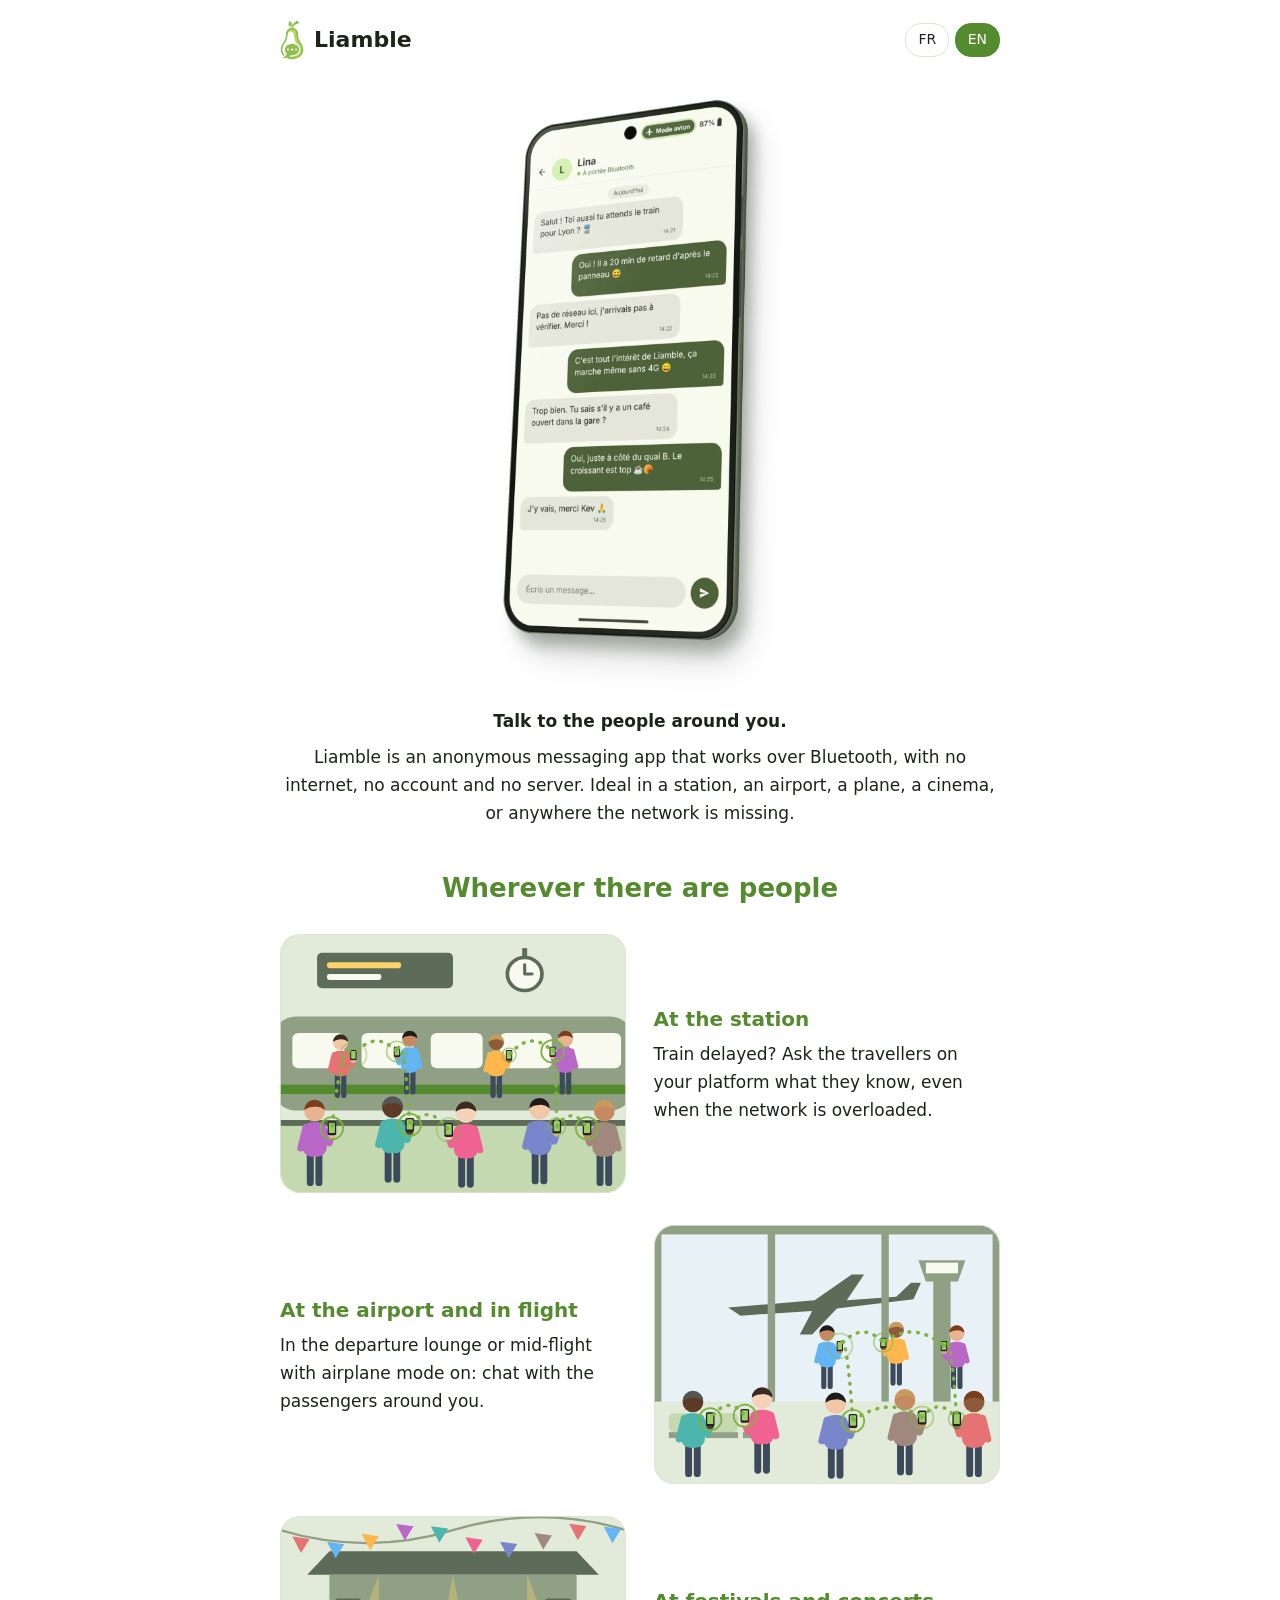
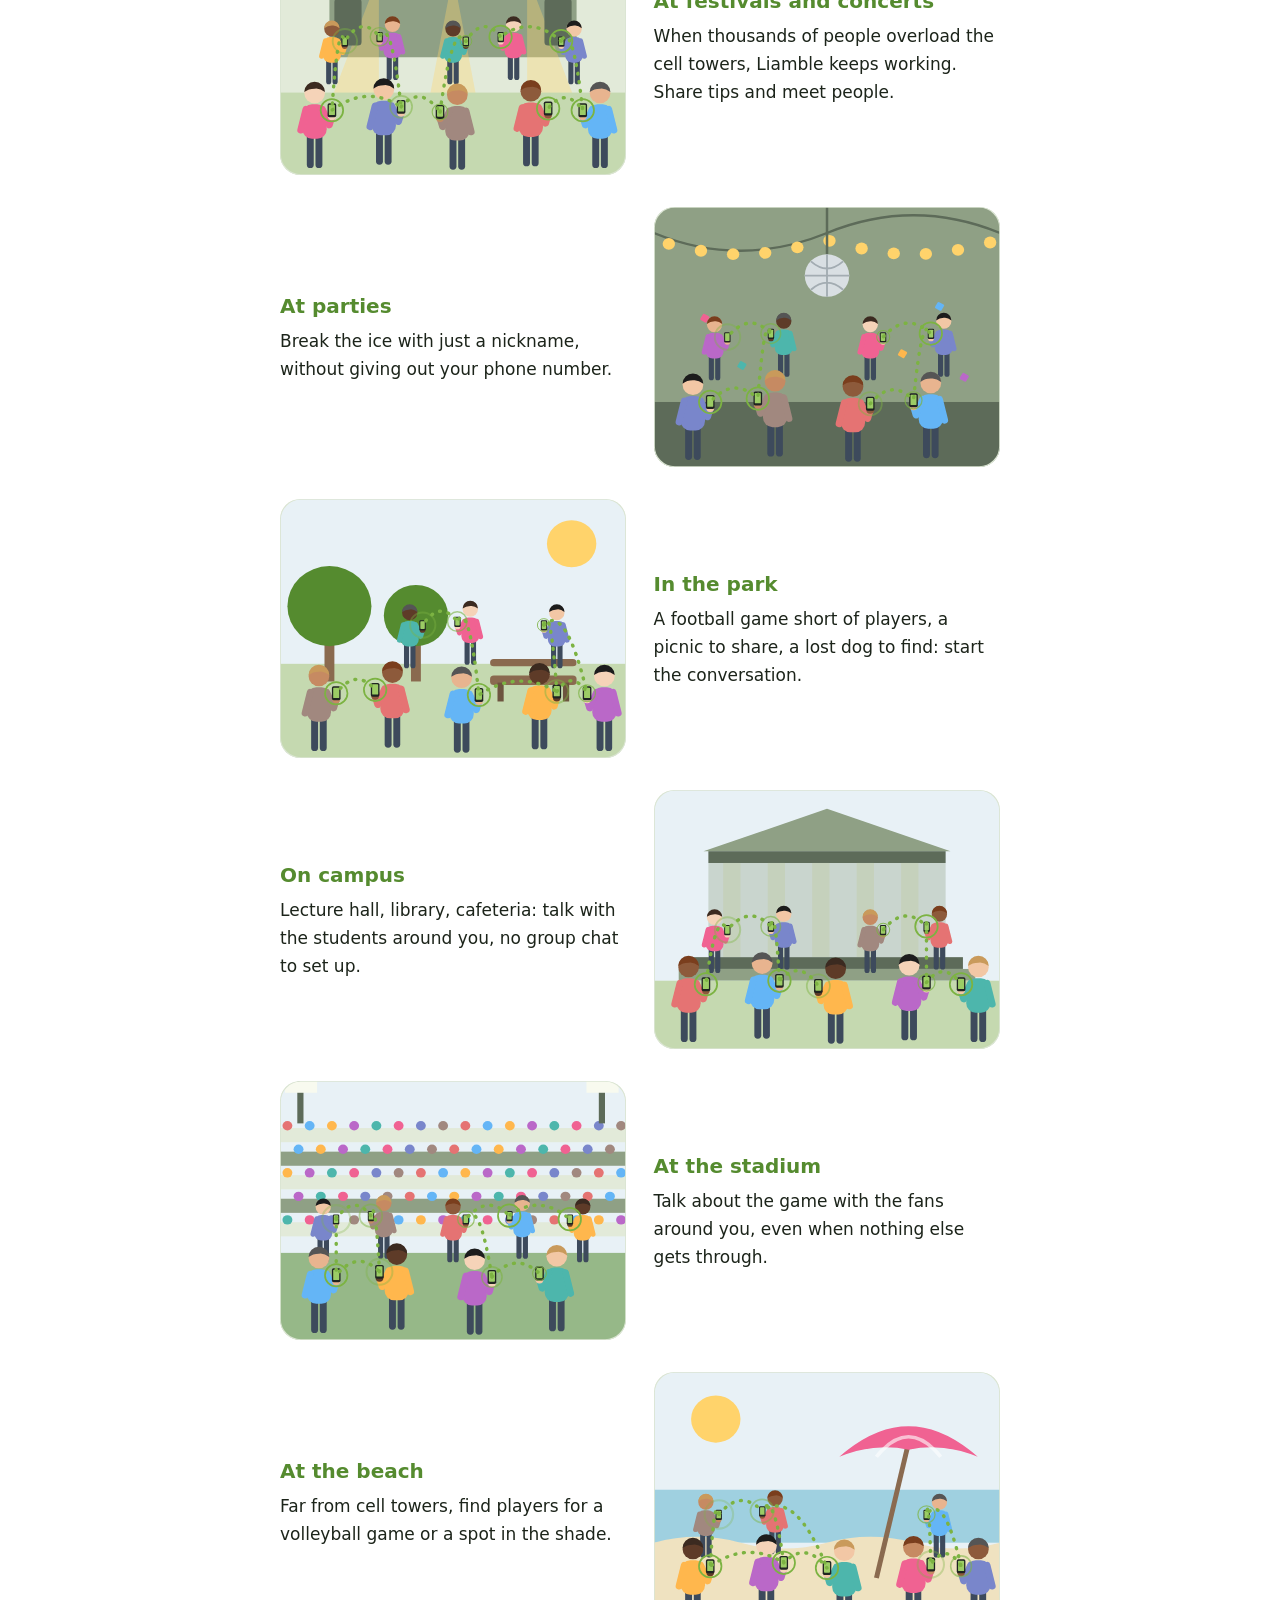
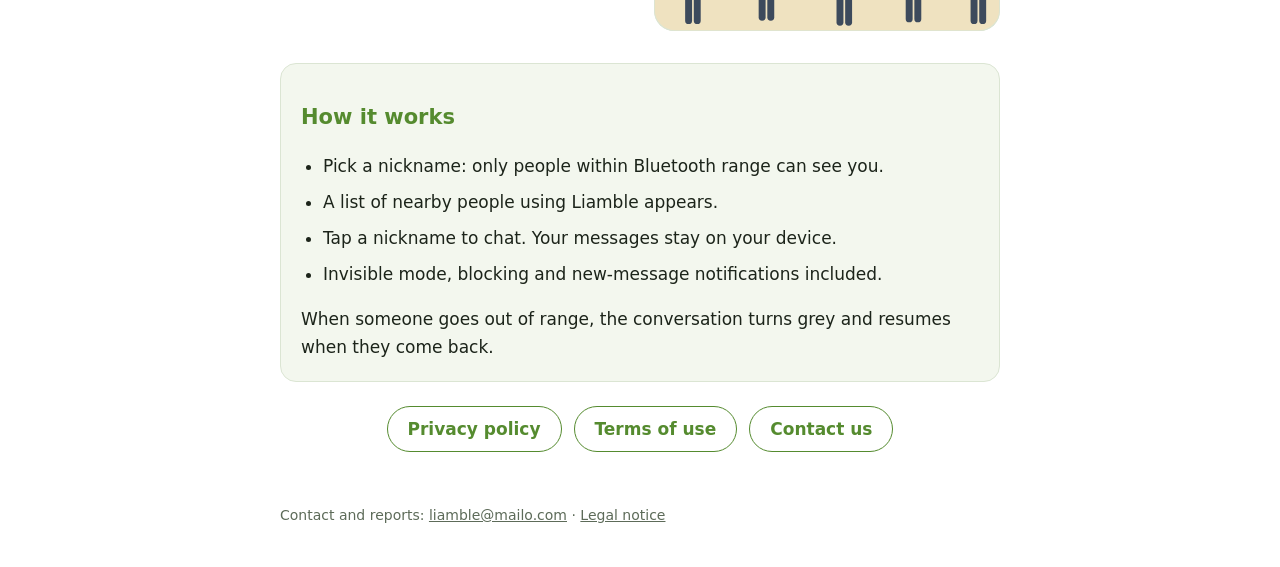
<file: index.html>
<!doctype html>
<html lang="fr">
<head>
<meta charset="utf-8">
<meta name="viewport" content="width=device-width, initial-scale=1">
<title>Liamble</title>
<meta name="description" content="Liamble : messagerie anonyme par Bluetooth, sans internet ni serveur. / Anonymous Bluetooth messaging, no internet, no server.">
<link rel="icon" href="logo.png">
<link rel="stylesheet" href="style.css">
</head>
<body data-lang="fr">
<header>
  <a class="marque" href="index.html"><img src="logo.png" alt=""> Liamble</a>
  <nav class="langs">
    <button data-l="fr" aria-pressed="true">FR</button>
    <button data-l="en" aria-pressed="false">EN</button>
  </nav>
</header>
<main>
  <section class="accueil">
    <img class="hero" src="liamble-hero.webp" alt="Liamble : une conversation Bluetooth en mode avion">

    <div lang="fr">
      <p><strong>Parle à ceux qui sont autour de toi.</strong></p>
      <p>Liamble est une messagerie anonyme qui fonctionne par Bluetooth, sans internet, sans compte et sans serveur. Idéale dans une gare, un aéroport, un avion, un cinéma ou partout où le réseau manque.</p>
    </div>
    <div lang="en">
      <p><strong>Talk to the people around you.</strong></p>
      <p>Liamble is an anonymous messaging app that works over Bluetooth, with no internet, no account and no server. Ideal in a station, an airport, a plane, a cinema, or anywhere the network is missing.</p>
    </div>
  </section>

  <section class="lieux">
    <h2 lang="fr">Partout où il y a du monde</h2>
    <h2 lang="en">Wherever there are people</h2>
    <div class="lieu">
      <img src="lieux/gare.svg" alt="" loading="lazy" width="400" height="300">
      <div>
        <h3 lang="fr">En gare</h3><p lang="fr">Ton train a du retard ? Demande aux voyageurs du quai ce qu'ils savent, même quand le réseau sature.</p>
        <h3 lang="en">At the station</h3><p lang="en">Train delayed? Ask the travellers on your platform what they know, even when the network is overloaded.</p>
      </div>
    </div>
    <div class="lieu">
      <img src="lieux/aeroport.svg" alt="" loading="lazy" width="400" height="300">
      <div>
        <h3 lang="fr">À l'aéroport et en vol</h3><p lang="fr">En salle d'embarquement ou en plein vol, mode avion activé : discute avec les passagers autour de toi.</p>
        <h3 lang="en">At the airport and in flight</h3><p lang="en">In the departure lounge or mid-flight with airplane mode on: chat with the passengers around you.</p>
      </div>
    </div>
    <div class="lieu">
      <img src="lieux/festival.svg" alt="" loading="lazy" width="400" height="300">
      <div>
        <h3 lang="fr">En festival et en concert</h3><p lang="fr">Quand des milliers de personnes saturent les antennes, Liamble continue de fonctionner. Partage les bons plans et retrouve du monde.</p>
        <h3 lang="en">At festivals and concerts</h3><p lang="en">When thousands of people overload the cell towers, Liamble keeps working. Share tips and meet people.</p>
      </div>
    </div>
    <div class="lieu">
      <img src="lieux/soiree.svg" alt="" loading="lazy" width="400" height="300">
      <div>
        <h3 lang="fr">En soirée</h3><p lang="fr">Brise la glace avec un simple pseudo, sans avoir à donner ton numéro.</p>
        <h3 lang="en">At parties</h3><p lang="en">Break the ice with just a nickname, without giving out your phone number.</p>
      </div>
    </div>
    <div class="lieu">
      <img src="lieux/parc.svg" alt="" loading="lazy" width="400" height="300">
      <div>
        <h3 lang="fr">Au parc</h3><p lang="fr">Une partie de foot à compléter, un pique-nique à partager, un chien à retrouver : lance la conversation.</p>
        <h3 lang="en">In the park</h3><p lang="en">A football game short of players, a picnic to share, a lost dog to find: start the conversation.</p>
      </div>
    </div>
    <div class="lieu">
      <img src="lieux/campus.svg" alt="" loading="lazy" width="400" height="300">
      <div>
        <h3 lang="fr">Sur le campus</h3><p lang="fr">Amphi, bibliothèque, cafétéria : échange avec les étudiants autour de toi, sans groupe à créer.</p>
        <h3 lang="en">On campus</h3><p lang="en">Lecture hall, library, cafeteria: talk with the students around you, no group chat to set up.</p>
      </div>
    </div>
    <div class="lieu">
      <img src="lieux/stade.svg" alt="" loading="lazy" width="400" height="300">
      <div>
        <h3 lang="fr">Au stade</h3><p lang="fr">Commente le match avec tes voisins de tribune, même quand plus rien ne passe.</p>
        <h3 lang="en">At the stadium</h3><p lang="en">Talk about the game with the fans around you, even when nothing else gets through.</p>
      </div>
    </div>
    <div class="lieu">
      <img src="lieux/plage.svg" alt="" loading="lazy" width="400" height="300">
      <div>
        <h3 lang="fr">À la plage</h3><p lang="fr">Loin des antennes, trouve des joueurs pour un volley ou un coin d'ombre sous un parasol.</p>
        <h3 lang="en">At the beach</h3><p lang="en">Far from cell towers, find players for a volleyball game or a spot in the shade.</p>
      </div>
    </div>
  </section>

  <div class="carte">
    <div lang="fr">
      <h2>Comment ça marche</h2>
      <ul>
        <li>Choisis un pseudo : seules les personnes à portée de Bluetooth peuvent te voir.</li>
        <li>Une liste des personnes à proximité qui utilisent Liamble s'affiche.</li>
        <li>Touche un pseudo pour discuter. Tes messages restent sur ton appareil.</li>
        <li>Mode invisible, blocage et notifications de nouveaux messages inclus.</li>
      </ul>
      <p>Quand une personne s'éloigne hors de portée, la conversation se grise et reprend dès qu'elle revient.</p>
    </div>
    <div lang="en">
      <h2>How it works</h2>
      <ul>
        <li>Pick a nickname: only people within Bluetooth range can see you.</li>
        <li>A list of nearby people using Liamble appears.</li>
        <li>Tap a nickname to chat. Your messages stay on your device.</li>
        <li>Invisible mode, blocking and new-message notifications included.</li>
      </ul>
      <p>When someone goes out of range, the conversation turns grey and resumes when they come back.</p>
    </div>
  </div>

  <nav class="liens">
    <a href="privacy.html"><span lang="fr">Politique de confidentialité</span><span lang="en">Privacy policy</span></a>
    <a href="terms.html"><span lang="fr">Conditions d'utilisation</span><span lang="en">Terms of use</span></a>
    <a href="mailto:liamble@mailo.com"><span lang="fr">Nous contacter</span><span lang="en">Contact us</span></a>
  </nav>
</main>
<footer>
  <span lang="fr">Contact et signalements : </span><span lang="en">Contact and reports: </span><a href="mailto:liamble@mailo.com">liamble@mailo.com</a> ·
  <a href="mentions-legales.html"><span lang="fr">Mentions légales</span><span lang="en">Legal notice</span></a>
</footer>
<script src="lang.js"></script>
</body>
</html>
</file>
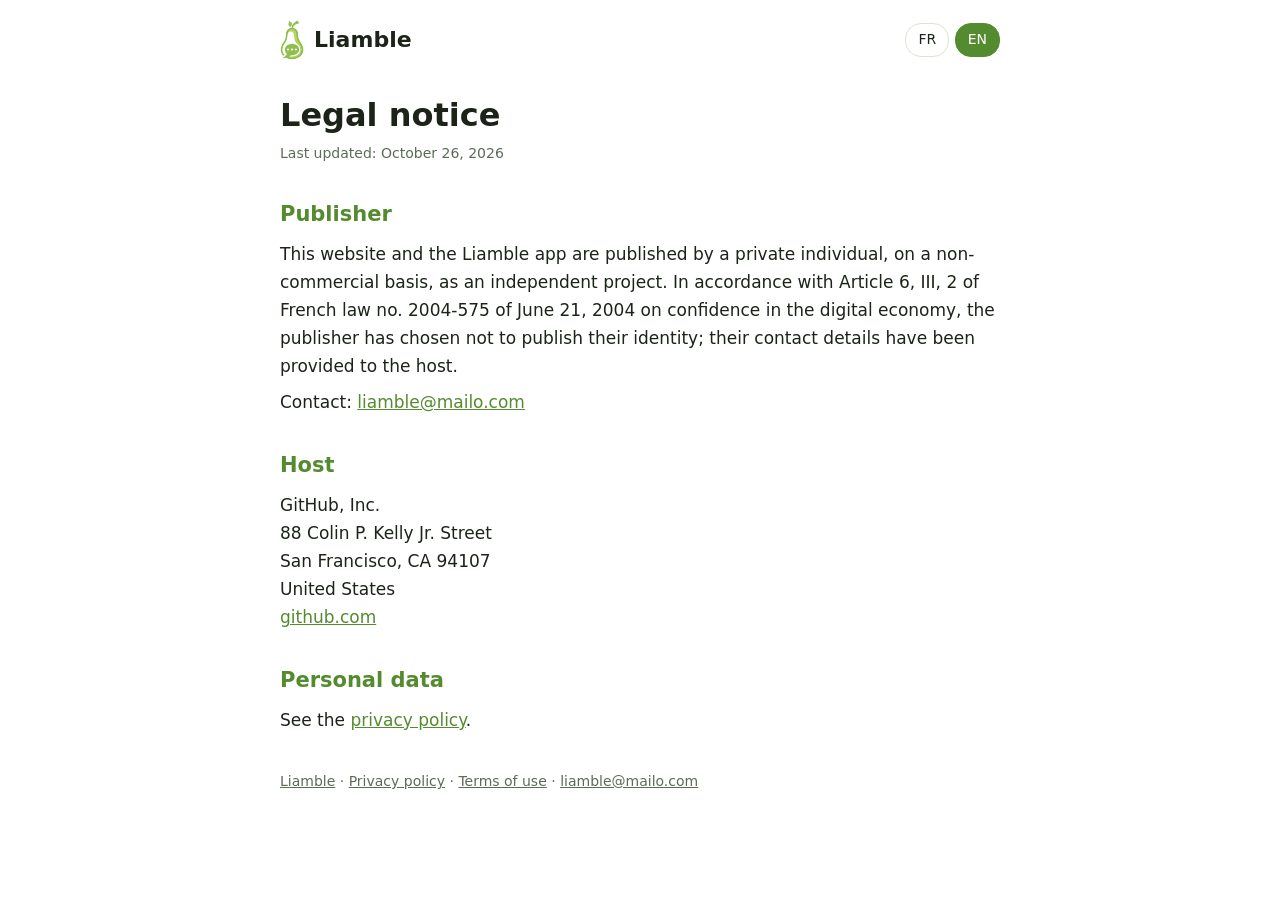
<file: mentions-legales.html>
<!doctype html>
<html lang="fr">
<head>
<meta charset="utf-8">
<meta name="viewport" content="width=device-width, initial-scale=1">
<title>Liamble - Mentions légales / Legal notice</title>
<link rel="icon" href="logo.png">
<link rel="stylesheet" href="style.css">
</head>
<body data-lang="fr">
<header>
  <a class="marque" href="index.html"><img src="logo.png" alt=""> Liamble</a>
  <nav class="langs">
    <button data-l="fr" aria-pressed="true">FR</button>
    <button data-l="en" aria-pressed="false">EN</button>
  </nav>
</header>
<main>

<div lang="fr">
  <h1>Mentions légales</h1>
  <p class="maj">Dernière mise à jour : 26 octobre 2026</p>

  <h2>Éditeur</h2>
  <p>Ce site et l'application Liamble sont édités par un particulier, à titre non professionnel, dans le cadre d'un projet indépendant. Conformément à l'article 6, III, 2 de la loi n° 2004-575 du 21 juin 2004 pour la confiance dans l'économie numérique, l'éditeur a choisi de ne pas publier son identité ; ses coordonnées ont été communiquées à l'hébergeur.</p>
  <p>Contact : <a href="mailto:liamble@mailo.com">liamble@mailo.com</a></p>

  <h2>Hébergeur</h2>
  <p>GitHub, Inc.<br>88 Colin P. Kelly Jr. Street<br>San Francisco, CA 94107<br>États-Unis<br><a href="https://github.com">github.com</a></p>

  <h2>Données personnelles</h2>
  <p>Voir la <a href="privacy.html">politique de confidentialité</a>.</p>
</div>

<div lang="en">
  <h1>Legal notice</h1>
  <p class="maj">Last updated: October 26, 2026</p>

  <h2>Publisher</h2>
  <p>This website and the Liamble app are published by a private individual, on a non-commercial basis, as an independent project. In accordance with Article 6, III, 2 of French law no. 2004-575 of June 21, 2004 on confidence in the digital economy, the publisher has chosen not to publish their identity; their contact details have been provided to the host.</p>
  <p>Contact: <a href="mailto:liamble@mailo.com">liamble@mailo.com</a></p>

  <h2>Host</h2>
  <p>GitHub, Inc.<br>88 Colin P. Kelly Jr. Street<br>San Francisco, CA 94107<br>United States<br><a href="https://github.com">github.com</a></p>

  <h2>Personal data</h2>
  <p>See the <a href="privacy.html">privacy policy</a>.</p>
</div>

</main>
<footer>
  <a href="index.html">Liamble</a> ·
  <a href="privacy.html"><span lang="fr">Politique de confidentialité</span><span lang="en">Privacy policy</span></a> ·
  <a href="terms.html"><span lang="fr">Conditions d'utilisation</span><span lang="en">Terms of use</span></a> ·
  <a href="mailto:liamble@mailo.com">liamble@mailo.com</a>
</footer>
<script src="lang.js"></script>
</body>
</html>
</file>
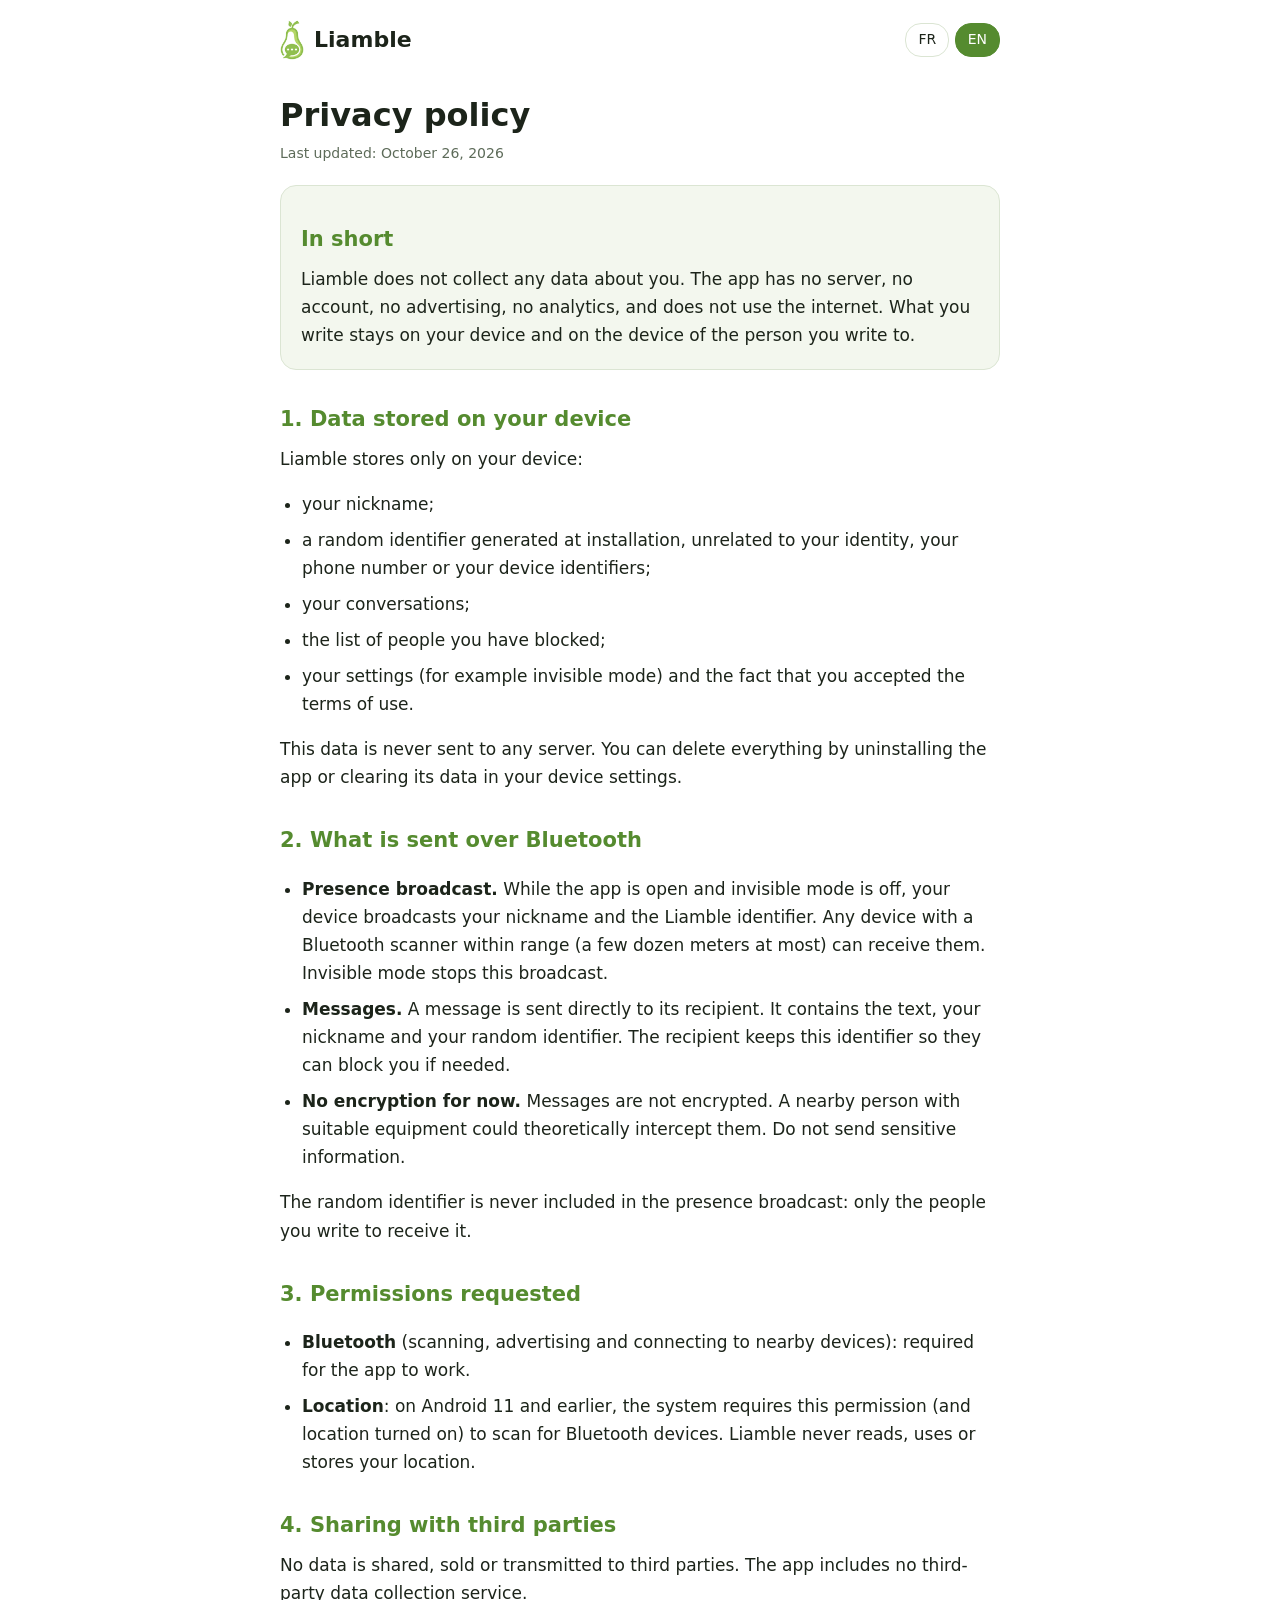
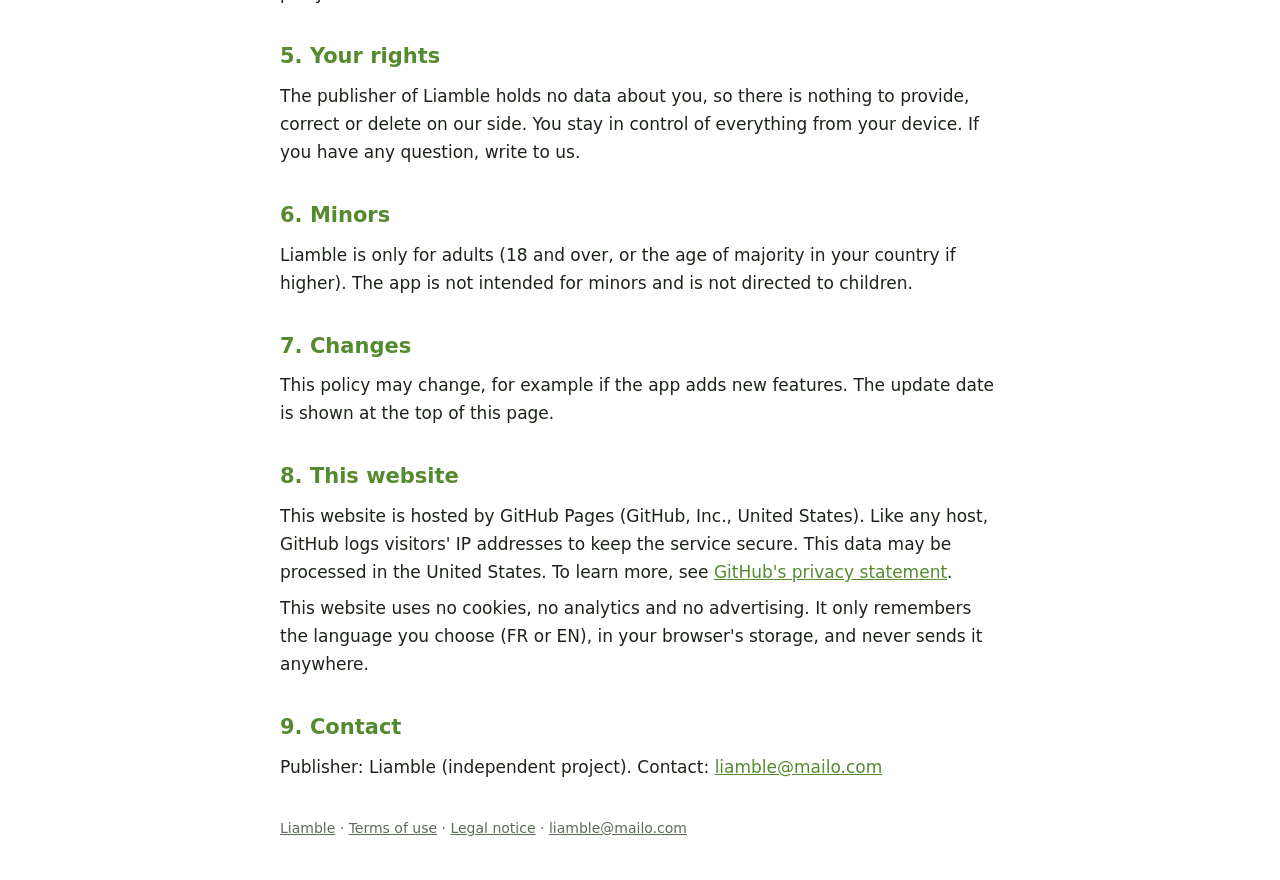
<file: privacy.html>
<!doctype html>
<html lang="fr">
<head>
<meta charset="utf-8">
<meta name="viewport" content="width=device-width, initial-scale=1">
<title>Liamble - Politique de confidentialité / Privacy policy</title>
<link rel="icon" href="logo.png">
<link rel="stylesheet" href="style.css">
</head>
<body data-lang="fr">
<header>
  <a class="marque" href="index.html"><img src="logo.png" alt=""> Liamble</a>
  <nav class="langs">
    <button data-l="fr" aria-pressed="true">FR</button>
    <button data-l="en" aria-pressed="false">EN</button>
  </nav>
</header>
<main>

<div lang="fr">
  <h1>Politique de confidentialité</h1>
  <p class="maj">Dernière mise à jour : 26 octobre 2026</p>

  <div class="carte">
    <h2>En bref</h2>
    <p>Liamble ne collecte aucune donnée te concernant. L'application n'a ni serveur, ni compte, ni publicité, ni outil de mesure d'audience, et n'utilise pas internet. Tout ce que tu écris reste sur ton appareil et sur celui de la personne à qui tu écris.</p>
  </div>

  <h2>1. Données enregistrées sur ton appareil</h2>
  <p>Liamble enregistre uniquement sur ton appareil :</p>
  <ul>
    <li>ton pseudo ;</li>
    <li>un identifiant aléatoire généré à l'installation, sans lien avec ton identité, ton numéro de téléphone ou les identifiants de ton appareil ;</li>
    <li>tes conversations ;</li>
    <li>la liste des personnes que tu as bloquées ;</li>
    <li>tes réglages (par exemple le mode invisible) et le fait que tu as accepté les conditions d'utilisation.</li>
  </ul>
  <p>Ces données ne sont envoyées à aucun serveur. Tu peux tout supprimer en désinstallant l'application ou en effaçant ses données dans les réglages de ton appareil.</p>

  <h2>2. Ce qui est transmis par Bluetooth</h2>
  <ul>
    <li><strong>Annonce de présence.</strong> Quand l'application est ouverte et que le mode invisible est désactivé, ton appareil diffuse ton pseudo et l'identifiant propre à Liamble. Tout appareil équipé d'un scanner Bluetooth se trouvant à portée (quelques dizaines de mètres au plus) peut les recevoir. Le mode invisible arrête cette diffusion.</li>
    <li><strong>Messages.</strong> Un message est envoyé directement à son destinataire. Il contient le texte, ton pseudo et ton identifiant aléatoire. Le destinataire conserve cet identifiant pour pouvoir te bloquer si besoin.</li>
    <li><strong>Pas de chiffrement pour l'instant.</strong> Les messages ne sont pas chiffrés. Une personne proche disposant d'un équipement adapté pourrait théoriquement les intercepter. N'envoie pas d'informations sensibles.</li>
  </ul>
  <p>L'identifiant aléatoire n'est jamais diffusé dans l'annonce de présence : seules les personnes à qui tu écris le reçoivent.</p>

  <h2>3. Autorisations demandées</h2>
  <ul>
    <li><strong>Bluetooth</strong> (recherche, annonce et connexion d'appareils proches) : indispensable au fonctionnement.</li>
    <li><strong>Localisation</strong> : sur Android 11 et versions antérieures, le système exige cette autorisation (et l'activation de la localisation) pour rechercher des appareils Bluetooth. Liamble ne lit, n'utilise et n'enregistre jamais ta position.</li>
  </ul>

  <h2>4. Partage avec des tiers</h2>
  <p>Aucune donnée n'est partagée, vendue ou transmise à des tiers. L'application n'intègre aucun service tiers de collecte de données.</p>

  <h2>5. Tes droits</h2>
  <p>L'éditeur de Liamble ne détient aucune donnée te concernant : il n'a donc rien à te communiquer, rectifier ou supprimer. Tu gardes la maîtrise de tout depuis ton appareil. Pour toute question, écris-nous.</p>

  <h2>6. Mineurs</h2>
  <p>Liamble est réservée aux personnes majeures (18 ans et plus, ou l'âge de la majorité dans ton pays s'il est plus élevé). L'application n'est pas destinée aux mineurs et ne s'adresse pas aux enfants.</p>

  <h2>7. Modifications</h2>
  <p>Cette politique peut évoluer, par exemple si l'application ajoute de nouvelles fonctions. La date de mise à jour est indiquée en haut de cette page.</p>

  <h2>8. Ce site web</h2>
  <p>Ce site est hébergé par GitHub Pages (GitHub, Inc., États-Unis). Comme tout hébergeur, GitHub enregistre l'adresse IP des visiteurs pour assurer la sécurité du service. Ces données peuvent être traitées aux États-Unis. Pour en savoir plus, consulte la <a href="https://docs.github.com/fr/site-policy/privacy-policies/github-general-privacy-statement">déclaration de confidentialité de GitHub</a>.</p>
  <p>Le site n'utilise ni cookie, ni outil de mesure d'audience, ni publicité. Il retient seulement la langue que tu choisis (FR ou EN), dans le stockage de ton navigateur, sans jamais l'envoyer nulle part.</p>

  <h2>9. Contact</h2>
  <p>Éditeur : Liamble (projet indépendant). Contact : <a href="mailto:liamble@mailo.com">liamble@mailo.com</a></p>
</div>

<div lang="en">
  <h1>Privacy policy</h1>
  <p class="maj">Last updated: October 26, 2026</p>

  <div class="carte">
    <h2>In short</h2>
    <p>Liamble does not collect any data about you. The app has no server, no account, no advertising, no analytics, and does not use the internet. What you write stays on your device and on the device of the person you write to.</p>
  </div>

  <h2>1. Data stored on your device</h2>
  <p>Liamble stores only on your device:</p>
  <ul>
    <li>your nickname;</li>
    <li>a random identifier generated at installation, unrelated to your identity, your phone number or your device identifiers;</li>
    <li>your conversations;</li>
    <li>the list of people you have blocked;</li>
    <li>your settings (for example invisible mode) and the fact that you accepted the terms of use.</li>
  </ul>
  <p>This data is never sent to any server. You can delete everything by uninstalling the app or clearing its data in your device settings.</p>

  <h2>2. What is sent over Bluetooth</h2>
  <ul>
    <li><strong>Presence broadcast.</strong> While the app is open and invisible mode is off, your device broadcasts your nickname and the Liamble identifier. Any device with a Bluetooth scanner within range (a few dozen meters at most) can receive them. Invisible mode stops this broadcast.</li>
    <li><strong>Messages.</strong> A message is sent directly to its recipient. It contains the text, your nickname and your random identifier. The recipient keeps this identifier so they can block you if needed.</li>
    <li><strong>No encryption for now.</strong> Messages are not encrypted. A nearby person with suitable equipment could theoretically intercept them. Do not send sensitive information.</li>
  </ul>
  <p>The random identifier is never included in the presence broadcast: only the people you write to receive it.</p>

  <h2>3. Permissions requested</h2>
  <ul>
    <li><strong>Bluetooth</strong> (scanning, advertising and connecting to nearby devices): required for the app to work.</li>
    <li><strong>Location</strong>: on Android 11 and earlier, the system requires this permission (and location turned on) to scan for Bluetooth devices. Liamble never reads, uses or stores your location.</li>
  </ul>

  <h2>4. Sharing with third parties</h2>
  <p>No data is shared, sold or transmitted to third parties. The app includes no third-party data collection service.</p>

  <h2>5. Your rights</h2>
  <p>The publisher of Liamble holds no data about you, so there is nothing to provide, correct or delete on our side. You stay in control of everything from your device. If you have any question, write to us.</p>

  <h2>6. Minors</h2>
  <p>Liamble is only for adults (18 and over, or the age of majority in your country if higher). The app is not intended for minors and is not directed to children.</p>

  <h2>7. Changes</h2>
  <p>This policy may change, for example if the app adds new features. The update date is shown at the top of this page.</p>

  <h2>8. This website</h2>
  <p>This website is hosted by GitHub Pages (GitHub, Inc., United States). Like any host, GitHub logs visitors' IP addresses to keep the service secure. This data may be processed in the United States. To learn more, see <a href="https://docs.github.com/en/site-policy/privacy-policies/github-general-privacy-statement">GitHub's privacy statement</a>.</p>
  <p>This website uses no cookies, no analytics and no advertising. It only remembers the language you choose (FR or EN), in your browser's storage, and never sends it anywhere.</p>

  <h2>9. Contact</h2>
  <p>Publisher: Liamble (independent project). Contact: <a href="mailto:liamble@mailo.com">liamble@mailo.com</a></p>
</div>

</main>
<footer>
  <a href="index.html">Liamble</a> ·
  <a href="terms.html"><span lang="fr">Conditions d'utilisation</span><span lang="en">Terms of use</span></a> ·
  <a href="mentions-legales.html"><span lang="fr">Mentions légales</span><span lang="en">Legal notice</span></a> ·
  <a href="mailto:liamble@mailo.com">liamble@mailo.com</a>
</footer>
<script src="lang.js"></script>
</body>
</html>
</file>
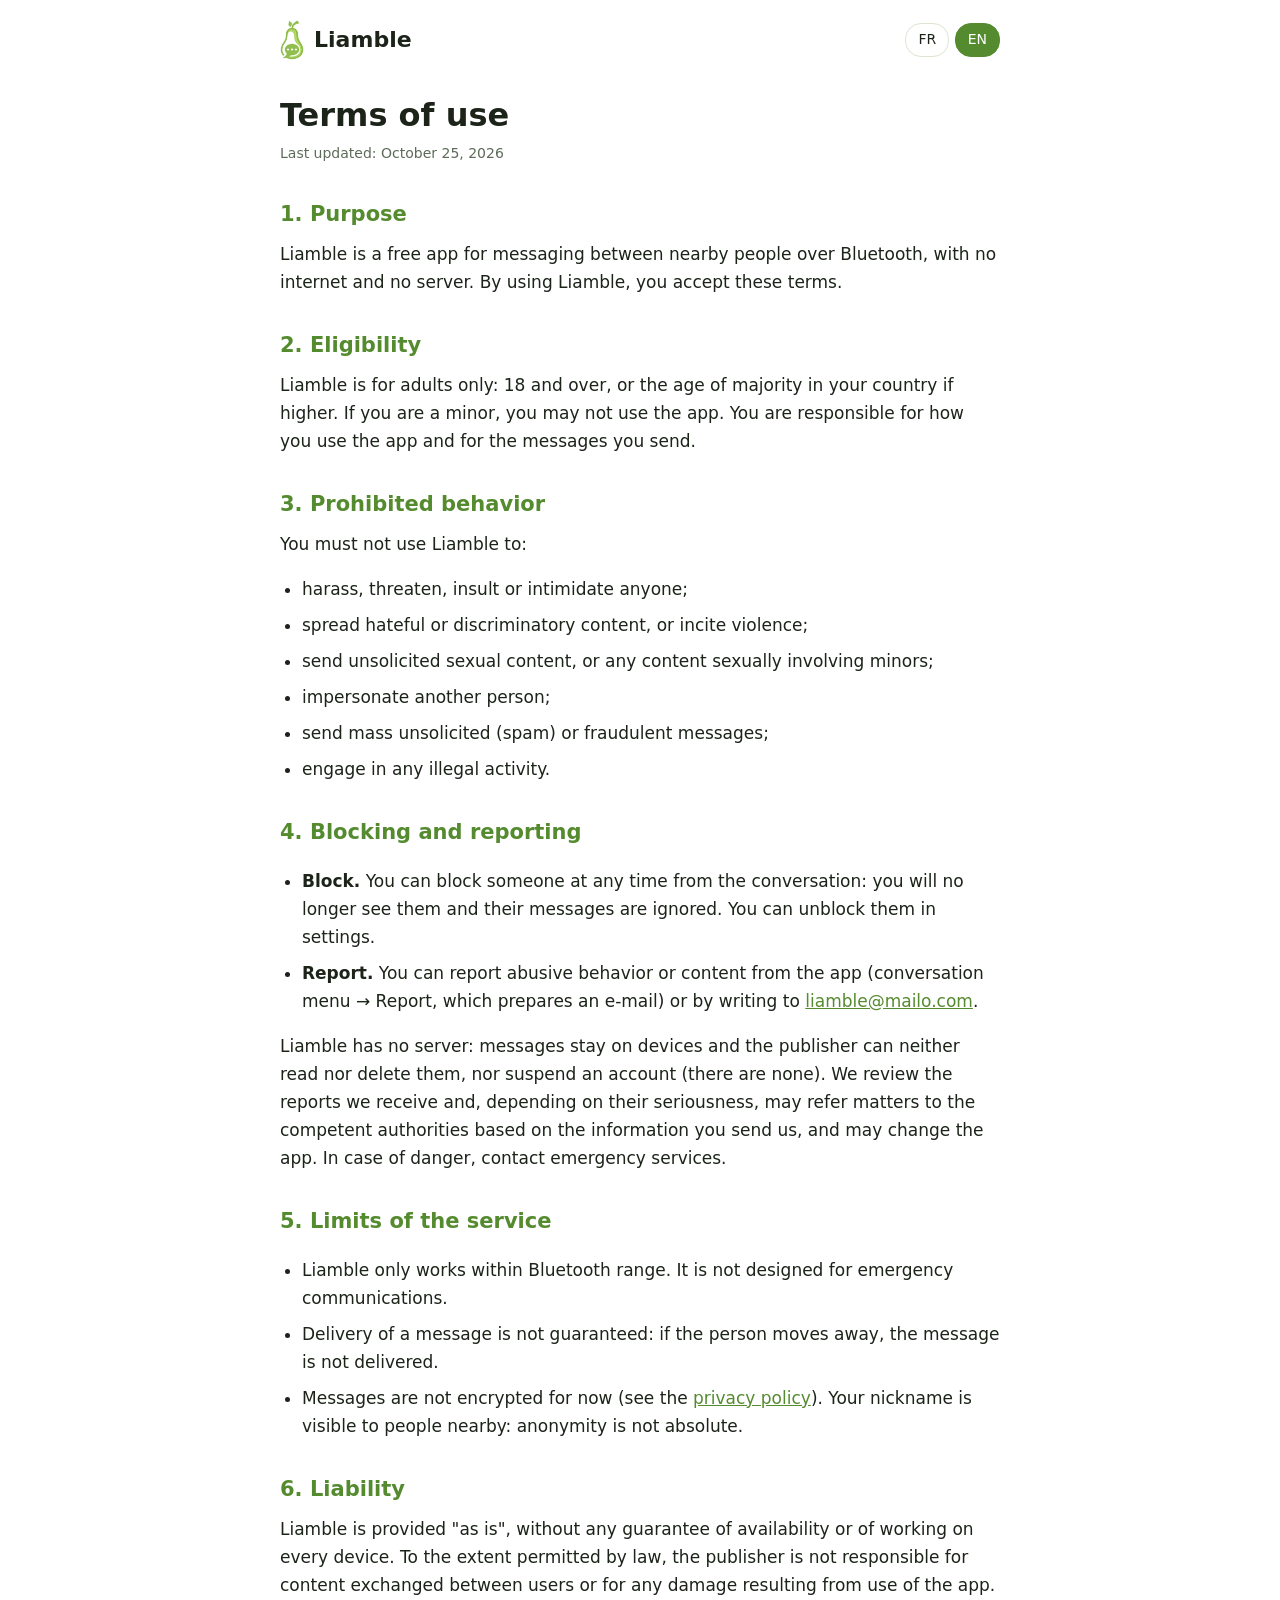
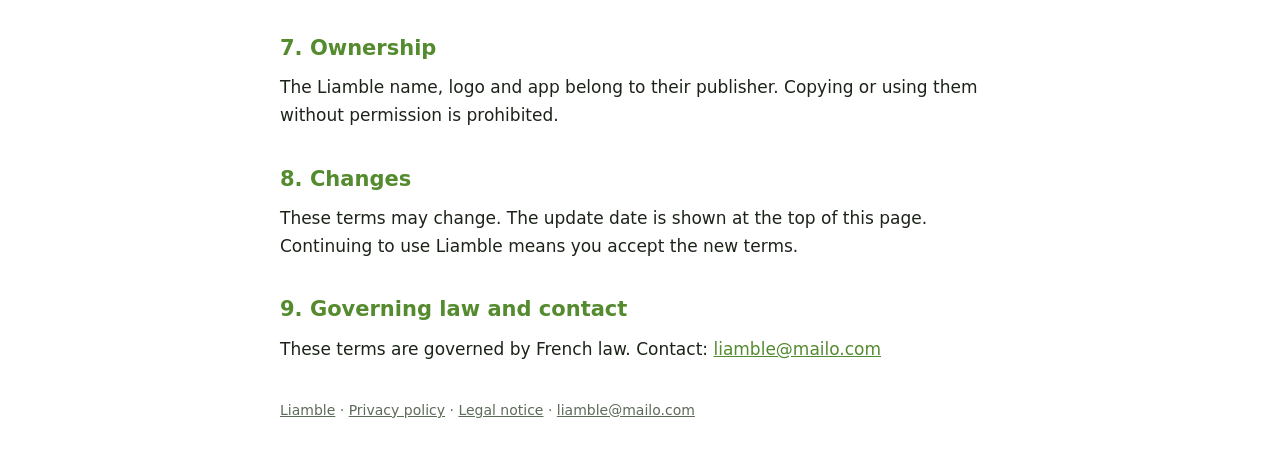
<file: terms.html>
<!doctype html>
<html lang="fr">
<head>
<meta charset="utf-8">
<meta name="viewport" content="width=device-width, initial-scale=1">
<title>Liamble - Conditions d'utilisation / Terms of use</title>
<link rel="icon" href="logo.png">
<link rel="stylesheet" href="style.css">
</head>
<body data-lang="fr">
<header>
  <a class="marque" href="index.html"><img src="logo.png" alt=""> Liamble</a>
  <nav class="langs">
    <button data-l="fr" aria-pressed="true">FR</button>
    <button data-l="en" aria-pressed="false">EN</button>
  </nav>
</header>
<main>

<div lang="fr">
  <h1>Conditions d'utilisation</h1>
  <p class="maj">Dernière mise à jour : 25 octobre 2026</p>

  <h2>1. Objet</h2>
  <p>Liamble est une application gratuite de messagerie entre personnes proches, par Bluetooth, sans internet ni serveur. En utilisant Liamble, tu acceptes les présentes conditions.</p>

  <h2>2. Conditions d'accès</h2>
  <p>Liamble est réservée aux personnes majeures : 18 ans et plus, ou l'âge de la majorité dans ton pays s'il est plus élevé. Si tu es mineur, tu n'as pas le droit d'utiliser l'application. Tu es responsable de l'usage que tu fais de l'application et des messages que tu envoies.</p>

  <h2>3. Comportements interdits</h2>
  <p>Il est interdit d'utiliser Liamble pour :</p>
  <ul>
    <li>harceler, menacer, insulter ou intimider une personne ;</li>
    <li>diffuser des propos haineux, discriminatoires ou incitant à la violence ;</li>
    <li>envoyer des contenus sexuels non sollicités, ou tout contenu impliquant des mineurs de manière sexuelle ;</li>
    <li>usurper l'identité d'une autre personne ;</li>
    <li>envoyer des messages indésirables en masse (spam) ou frauduleux ;</li>
    <li>toute activité illégale.</li>
  </ul>

  <h2>4. Blocage et signalement</h2>
  <ul>
    <li><strong>Bloquer.</strong> Tu peux bloquer une personne à tout moment depuis la conversation : tu ne la vois plus et ses messages sont ignorés. Tu peux la débloquer dans les réglages.</li>
    <li><strong>Signaler.</strong> Tu peux signaler un comportement ou un contenu abusif depuis l'application (menu de la conversation → Signaler, qui prépare un e-mail) ou en écrivant à <a href="mailto:liamble@mailo.com">liamble@mailo.com</a>.</li>
  </ul>
  <p>Liamble n'a pas de serveur : les messages restent sur les appareils et l'éditeur ne peut ni les lire, ni les supprimer, ni suspendre un compte (il n'en existe pas). Nous examinons les signalements reçus et pouvons, selon leur gravité, saisir les autorités compétentes à partir des éléments que tu nous transmets et faire évoluer l'application. En cas de danger, contacte les services d'urgence.</p>

  <h2>5. Limites du service</h2>
  <ul>
    <li>Liamble fonctionne uniquement à portée de Bluetooth. Elle n'est pas conçue pour les communications d'urgence.</li>
    <li>La remise d'un message n'est pas garantie : si la personne s'éloigne, le message n'est pas délivré.</li>
    <li>Les messages ne sont pas chiffrés pour l'instant (voir la <a href="privacy.html">politique de confidentialité</a>). Ton pseudo est visible par les personnes proches : l'anonymat n'est pas absolu.</li>
  </ul>

  <h2>6. Responsabilité</h2>
  <p>Liamble est fournie « en l'état », sans garantie de disponibilité ni de bon fonctionnement sur tous les appareils. Dans les limites permises par la loi, l'éditeur n'est pas responsable des contenus échangés entre utilisateurs ni des dommages liés à l'utilisation de l'application.</p>

  <h2>7. Propriété</h2>
  <p>Le nom Liamble, le logo et l'application sont la propriété de leur éditeur. Il est interdit de les copier ou de les utiliser sans autorisation.</p>

  <h2>8. Modifications</h2>
  <p>Ces conditions peuvent évoluer. La date de mise à jour figure en haut de cette page. Continuer à utiliser Liamble vaut acceptation des nouvelles conditions.</p>

  <h2>9. Droit applicable et contact</h2>
  <p>Ces conditions sont régies par le droit français. Contact : <a href="mailto:liamble@mailo.com">liamble@mailo.com</a></p>
</div>

<div lang="en">
  <h1>Terms of use</h1>
  <p class="maj">Last updated: October 25, 2026</p>

  <h2>1. Purpose</h2>
  <p>Liamble is a free app for messaging between nearby people over Bluetooth, with no internet and no server. By using Liamble, you accept these terms.</p>

  <h2>2. Eligibility</h2>
  <p>Liamble is for adults only: 18 and over, or the age of majority in your country if higher. If you are a minor, you may not use the app. You are responsible for how you use the app and for the messages you send.</p>

  <h2>3. Prohibited behavior</h2>
  <p>You must not use Liamble to:</p>
  <ul>
    <li>harass, threaten, insult or intimidate anyone;</li>
    <li>spread hateful or discriminatory content, or incite violence;</li>
    <li>send unsolicited sexual content, or any content sexually involving minors;</li>
    <li>impersonate another person;</li>
    <li>send mass unsolicited (spam) or fraudulent messages;</li>
    <li>engage in any illegal activity.</li>
  </ul>

  <h2>4. Blocking and reporting</h2>
  <ul>
    <li><strong>Block.</strong> You can block someone at any time from the conversation: you will no longer see them and their messages are ignored. You can unblock them in settings.</li>
    <li><strong>Report.</strong> You can report abusive behavior or content from the app (conversation menu → Report, which prepares an e-mail) or by writing to <a href="mailto:liamble@mailo.com">liamble@mailo.com</a>.</li>
  </ul>
  <p>Liamble has no server: messages stay on devices and the publisher can neither read nor delete them, nor suspend an account (there are none). We review the reports we receive and, depending on their seriousness, may refer matters to the competent authorities based on the information you send us, and may change the app. In case of danger, contact emergency services.</p>

  <h2>5. Limits of the service</h2>
  <ul>
    <li>Liamble only works within Bluetooth range. It is not designed for emergency communications.</li>
    <li>Delivery of a message is not guaranteed: if the person moves away, the message is not delivered.</li>
    <li>Messages are not encrypted for now (see the <a href="privacy.html">privacy policy</a>). Your nickname is visible to people nearby: anonymity is not absolute.</li>
  </ul>

  <h2>6. Liability</h2>
  <p>Liamble is provided "as is", without any guarantee of availability or of working on every device. To the extent permitted by law, the publisher is not responsible for content exchanged between users or for any damage resulting from use of the app.</p>

  <h2>7. Ownership</h2>
  <p>The Liamble name, logo and app belong to their publisher. Copying or using them without permission is prohibited.</p>

  <h2>8. Changes</h2>
  <p>These terms may change. The update date is shown at the top of this page. Continuing to use Liamble means you accept the new terms.</p>

  <h2>9. Governing law and contact</h2>
  <p>These terms are governed by French law. Contact: <a href="mailto:liamble@mailo.com">liamble@mailo.com</a></p>
</div>

</main>
<footer>
  <a href="index.html">Liamble</a> ·
  <a href="privacy.html"><span lang="fr">Politique de confidentialité</span><span lang="en">Privacy policy</span></a> ·
  <a href="mentions-legales.html"><span lang="fr">Mentions légales</span><span lang="en">Legal notice</span></a> ·
  <a href="mailto:liamble@mailo.com">liamble@mailo.com</a>
</footer>
<script src="lang.js"></script>
</body>
</html>
</file>
<file: style.css>
:root {
  --vert: #558b2f;
  --vert-clair: #7cb342;
  --fond: #ffffff;
  --texte: #1c241a;
  --discret: #5d6b59;
  --carte: #f3f7ee;
  --bord: #dbe5d3;
}
@media (prefers-color-scheme: dark) {
  :root {
    --vert: #9ccc65;
    --vert-clair: #aed581;
    --fond: #141a12;
    --texte: #e8efe3;
    --discret: #a3b09d;
    --carte: #1d261a;
    --bord: #2c3a28;
  }
}
* { box-sizing: border-box; }
body {
  margin: 0;
  background: var(--fond);
  color: var(--texte);
  font: 17px/1.65 system-ui, -apple-system, "Segoe UI", Roboto, sans-serif;
}
body[data-lang="fr"] [lang="en"] { display: none; }
body[data-lang="en"] [lang="fr"] { display: none; }
main, header, footer { max-width: 760px; margin: 0 auto; padding: 0 20px; }
header {
  display: flex;
  align-items: center;
  justify-content: space-between;
  padding-top: 20px;
  padding-bottom: 8px;
}
header a.marque {
  display: flex;
  align-items: center;
  gap: 10px;
  color: var(--texte);
  text-decoration: none;
  font-weight: 800;
  font-size: 22px;
}
header img { height: 40px; width: auto; }
.langs button {
  background: none;
  border: 1px solid var(--bord);
  color: var(--texte);
  padding: 4px 12px;
  border-radius: 16px;
  cursor: pointer;
  font: inherit;
  font-size: 14px;
}
.langs button[aria-pressed="true"] {
  background: var(--vert);
  border-color: var(--vert);
  color: #fff;
}
h1 { font-size: 32px; line-height: 1.2; margin: 28px 0 8px; }
h2 { font-size: 21px; margin: 32px 0 6px; color: var(--vert); }
p, li { margin: 8px 0; }
ul { padding-left: 22px; }
a { color: var(--vert); }
.maj { color: var(--discret); font-size: 14px; }
.carte {
  background: var(--carte);
  border: 1px solid var(--bord);
  border-radius: 16px;
  padding: 4px 20px 12px;
  margin: 20px 0;
}
.accueil { text-align: center; padding-top: 24px; }
.accueil .hero { display: block; width: 100%; max-width: 300px; height: auto; margin: 0 auto; }
.lieux { margin: 40px 0 8px; }
.lieux h2 { text-align: center; font-size: 26px; margin-bottom: 24px; }
.lieu { display: flex; align-items: center; gap: 28px; margin: 0 0 32px; }
.lieu:nth-of-type(even) { flex-direction: row-reverse; }
.lieu img { flex: 0 0 48%; width: 48%; height: auto; border-radius: 20px; }
.lieu h3 { font-size: 20px; margin: 0 0 4px; color: var(--vert); }
.lieu p { margin: 0; }
@media (max-width: 600px) {
  .lieu, .lieu:nth-of-type(even) { flex-direction: column; gap: 12px; align-items: stretch; }
  .lieu img { width: 100%; flex-basis: auto; }
}
.accueil h1 { font-size: 44px; margin-top: 8px; }
.liens { display: flex; flex-wrap: wrap; gap: 12px; justify-content: center; margin: 24px 0; }
.liens a {
  border: 1px solid var(--vert);
  border-radius: 24px;
  padding: 8px 20px;
  text-decoration: none;
  font-weight: 600;
}
footer { color: var(--discret); font-size: 14px; padding-top: 28px; padding-bottom: 40px; }
footer a { color: var(--discret); }
</file>
